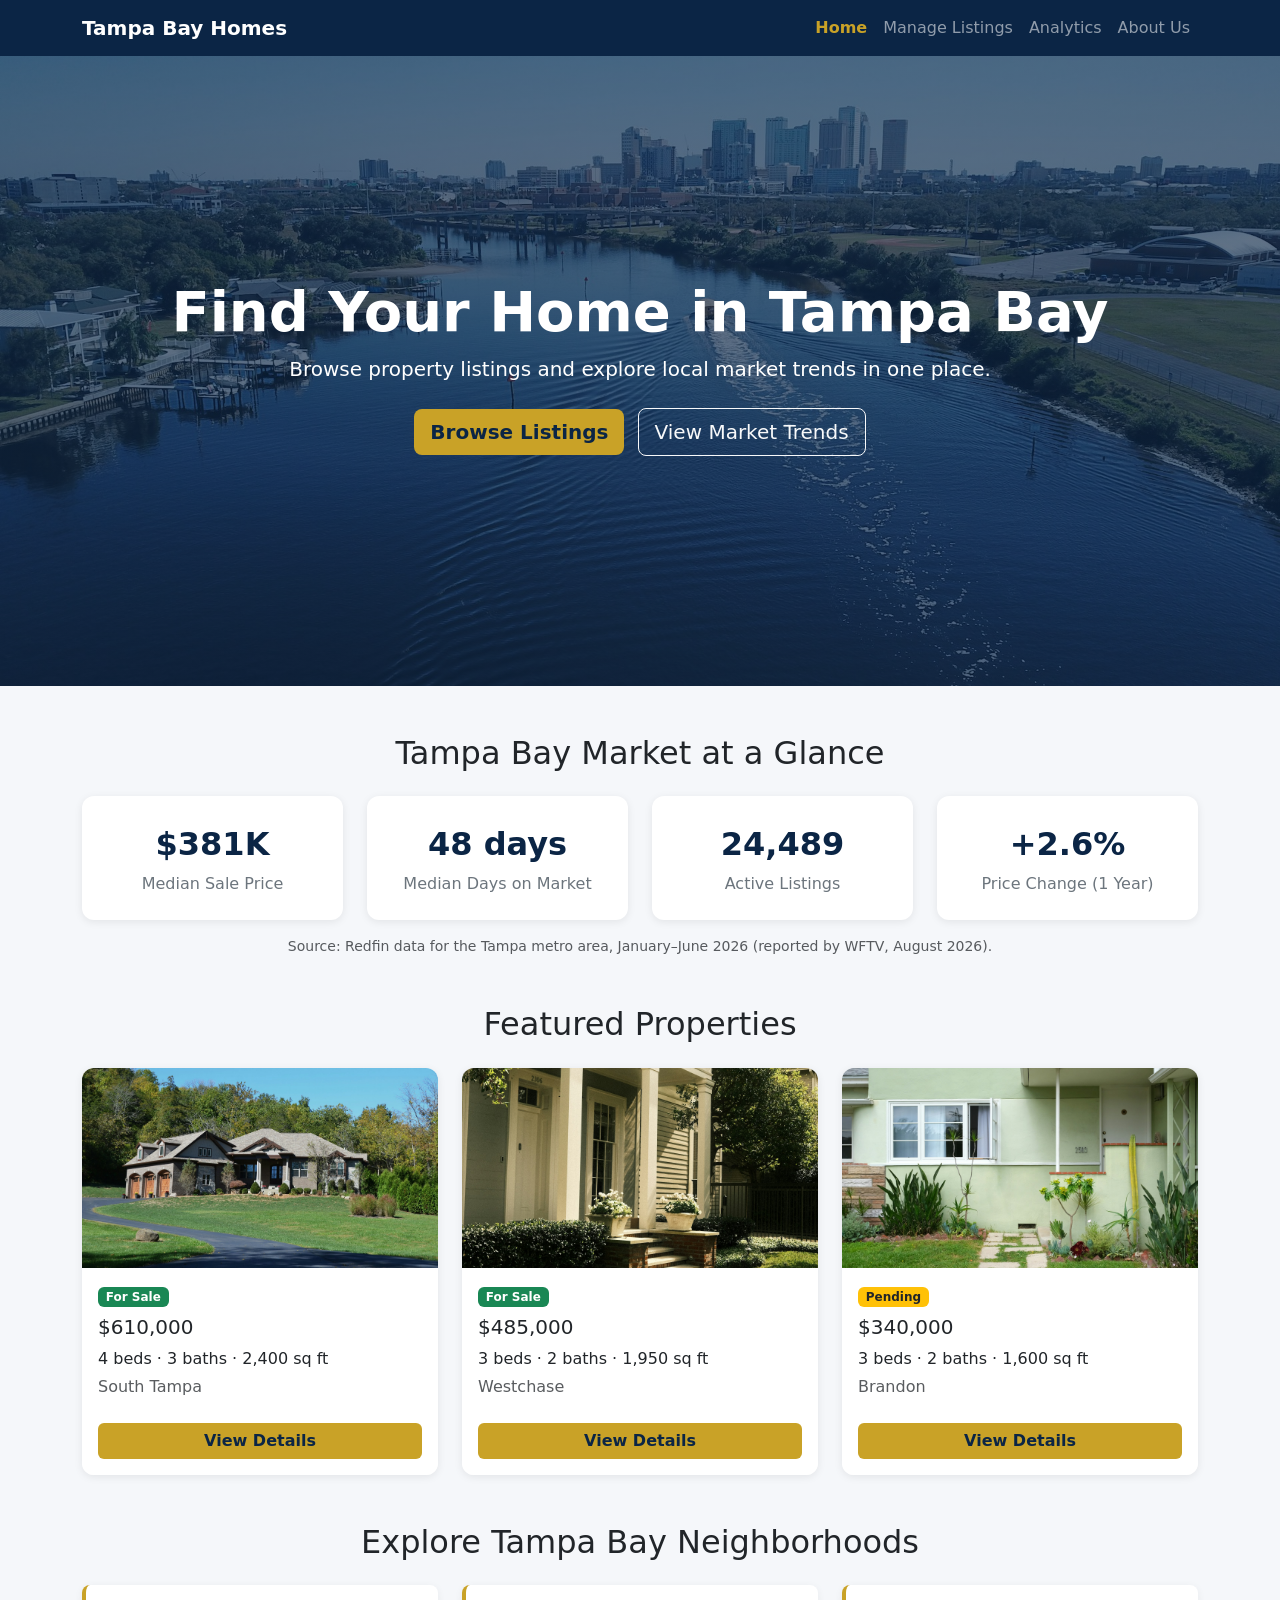
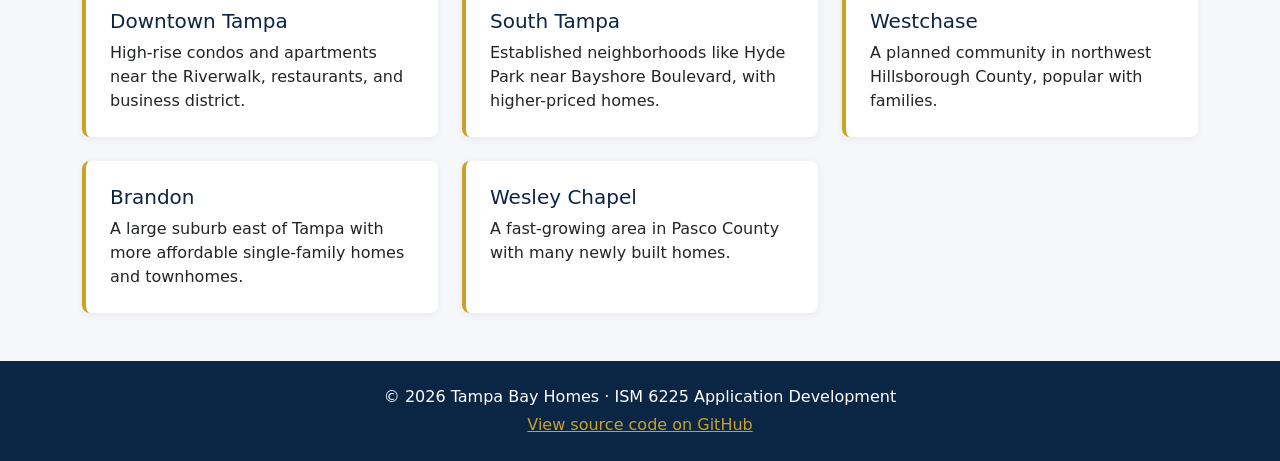
<file: index.html>
<!DOCTYPE html>
<html lang="en">
<head>
  <meta charset="UTF-8">
  <meta name="viewport" content="width=device-width, initial-scale=1.0">
  <title>Tampa Bay Homes | Home</title>
  <link href="https://cdn.jsdelivr.net/npm/bootstrap@5.3.3/dist/css/bootstrap.min.css" rel="stylesheet">
  <link rel="stylesheet" href="css/main.css">
</head>
<body>

  <!-- ===== NAVIGATION MENU (same on every page) ===== -->
  <nav class="navbar navbar-expand-lg navbar-dark bg-navy sticky-top">
    <div class="container">
      <a class="navbar-brand fw-bold" href="index.html">Tampa Bay Homes</a>
      <button class="navbar-toggler" type="button" data-bs-toggle="collapse" data-bs-target="#mainNav"
              aria-controls="mainNav" aria-expanded="false" aria-label="Toggle navigation">
        <span class="navbar-toggler-icon"></span>
      </button>
      <div class="collapse navbar-collapse" id="mainNav">
        <ul class="navbar-nav ms-auto">
          <li class="nav-item"><a class="nav-link active" aria-current="page" href="index.html">Home</a></li>
          <li class="nav-item"><a class="nav-link" href="listings.html">Manage Listings</a></li>
          <li class="nav-item"><a class="nav-link" href="analytics.html">Analytics</a></li>
          <li class="nav-item"><a class="nav-link" href="aboutus.html">About Us</a></li>
        </ul>
      </div>
    </div>
  </nav>

  <!-- ===== PAGE CONTENT ===== -->
  <main>
        <!-- ===== HERO BANNER ===== -->
    <section class="hero d-flex align-items-center text-white">
      <div class="container text-center">
        <h1 class="display-4 fw-bold">Find Your Home in Tampa Bay</h1>
        <p class="lead mb-4">Browse property listings and explore local market trends in one place.</p>
        <a href="listings.html" class="btn btn-gold btn-lg me-2 mb-2">Browse Listings</a>
        <a href="analytics.html" class="btn btn-outline-light btn-lg mb-2">View Market Trends</a>
      </div>
    </section>

    <!-- ===== QUICK STATS ===== -->
    <section class="container my-5">
      <h2 class="text-center mb-4">Tampa Bay Market at a Glance</h2>
      <div class="row g-4 text-center">
        <div class="col-6 col-md-3">
          <div class="stat-card p-4 h-100">
            <p class="stat-value">$381K</p>
            <p class="stat-label">Median Sale Price</p>
          </div>
        </div>
        <div class="col-6 col-md-3">
          <div class="stat-card p-4 h-100">
            <p class="stat-value">48 days</p>
            <p class="stat-label">Median Days on Market</p>
          </div>
        </div>
        <div class="col-6 col-md-3">
          <div class="stat-card p-4 h-100">
            <p class="stat-value">24,489</p>
            <p class="stat-label">Active Listings</p>
          </div>
        </div>
        <div class="col-6 col-md-3">
          <div class="stat-card p-4 h-100">
            <p class="stat-value">+2.6%</p>
            <p class="stat-label">Price Change (1 Year)</p>
          </div>
        </div>
      </div>
      <p class="text-center text-muted small mt-3">
        Source: Redfin data for the Tampa metro area, January–June 2026 (reported by WFTV, August 2026).
      </p>
    </section>
        <!-- ===== FEATURED PROPERTIES ===== -->
    <section class="container my-5">
      <h2 class="text-center mb-4">Featured Properties</h2>
      <div class="row g-4">
        <div class="col-md-4">
          <div class="card property-card h-100">
            <img src="img/house1.jpg" class="card-img-top" alt="Two-story home in South Tampa" loading="lazy">
            <div class="card-body">
              <span class="badge bg-success mb-2">For Sale</span>
              <h5 class="card-title">$610,000</h5>
              <p class="card-text mb-1">4 beds · 3 baths · 2,400 sq ft</p>
              <p class="card-text text-muted">South Tampa</p>
            </div>
            <div class="card-footer bg-white border-0 pb-3">
              <a href="listings.html" class="btn btn-gold w-100">View Details</a>
            </div>
          </div>
        </div>
        <div class="col-md-4">
          <div class="card property-card h-100">
            <img src="img/house2.jpg" class="card-img-top" alt="Single-family home in Westchase" loading="lazy">
            <div class="card-body">
              <span class="badge bg-success mb-2">For Sale</span>
              <h5 class="card-title">$485,000</h5>
              <p class="card-text mb-1">3 beds · 2 baths · 1,950 sq ft</p>
              <p class="card-text text-muted">Westchase</p>
            </div>
            <div class="card-footer bg-white border-0 pb-3">
              <a href="listings.html" class="btn btn-gold w-100">View Details</a>
            </div>
          </div>
        </div>
        <div class="col-md-4">
          <div class="card property-card h-100">
            <img src="img/house3.jpg" class="card-img-top" alt="Townhome in Brandon" loading="lazy">
            <div class="card-body">
              <span class="badge bg-warning text-dark mb-2">Pending</span>
              <h5 class="card-title">$340,000</h5>
              <p class="card-text mb-1">3 beds · 2 baths · 1,600 sq ft</p>
              <p class="card-text text-muted">Brandon</p>
            </div>
            <div class="card-footer bg-white border-0 pb-3">
              <a href="listings.html" class="btn btn-gold w-100">View Details</a>
            </div>
          </div>
        </div>
      </div>
    </section>

    <!-- ===== NEIGHBORHOODS ===== -->
    <section class="container my-5">
      <h2 class="text-center mb-4">Explore Tampa Bay Neighborhoods</h2>
      <div class="row g-4">
        <div class="col-md-6 col-lg-4">
          <div class="area-card p-4 h-100">
            <h5>Downtown Tampa</h5>
            <p class="mb-0">High-rise condos and apartments near the Riverwalk, restaurants, and business district.</p>
          </div>
        </div>
        <div class="col-md-6 col-lg-4">
          <div class="area-card p-4 h-100">
            <h5>South Tampa</h5>
            <p class="mb-0">Established neighborhoods like Hyde Park near Bayshore Boulevard, with higher-priced homes.</p>
          </div>
        </div>
        <div class="col-md-6 col-lg-4">
          <div class="area-card p-4 h-100">
            <h5>Westchase</h5>
            <p class="mb-0">A planned community in northwest Hillsborough County, popular with families.</p>
          </div>
        </div>
        <div class="col-md-6 col-lg-4">
          <div class="area-card p-4 h-100">
            <h5>Brandon</h5>
            <p class="mb-0">A large suburb east of Tampa with more affordable single-family homes and townhomes.</p>
          </div>
        </div>
        <div class="col-md-6 col-lg-4">
          <div class="area-card p-4 h-100">
            <h5>Wesley Chapel</h5>
            <p class="mb-0">A fast-growing area in Pasco County with many newly built homes.</p>
          </div>
        </div>
      </div>
    </section>
  </main>

  <!-- ===== FOOTER (same on every page) ===== -->
  <footer class="site-footer py-4 mt-5">
    <div class="container text-center">
      <p class="mb-1">&copy; 2026 Tampa Bay Homes &middot; ISM 6225 Application Development</p>
      <a href="https://github.com/Vamsi549506/real-estate-website" target="_blank" rel="noopener">View source code on GitHub</a>
    </div>
  </footer>

  <script src="https://cdn.jsdelivr.net/npm/bootstrap@5.3.3/dist/js/bootstrap.bundle.min.js"></script>
</body>
</html>
</file>
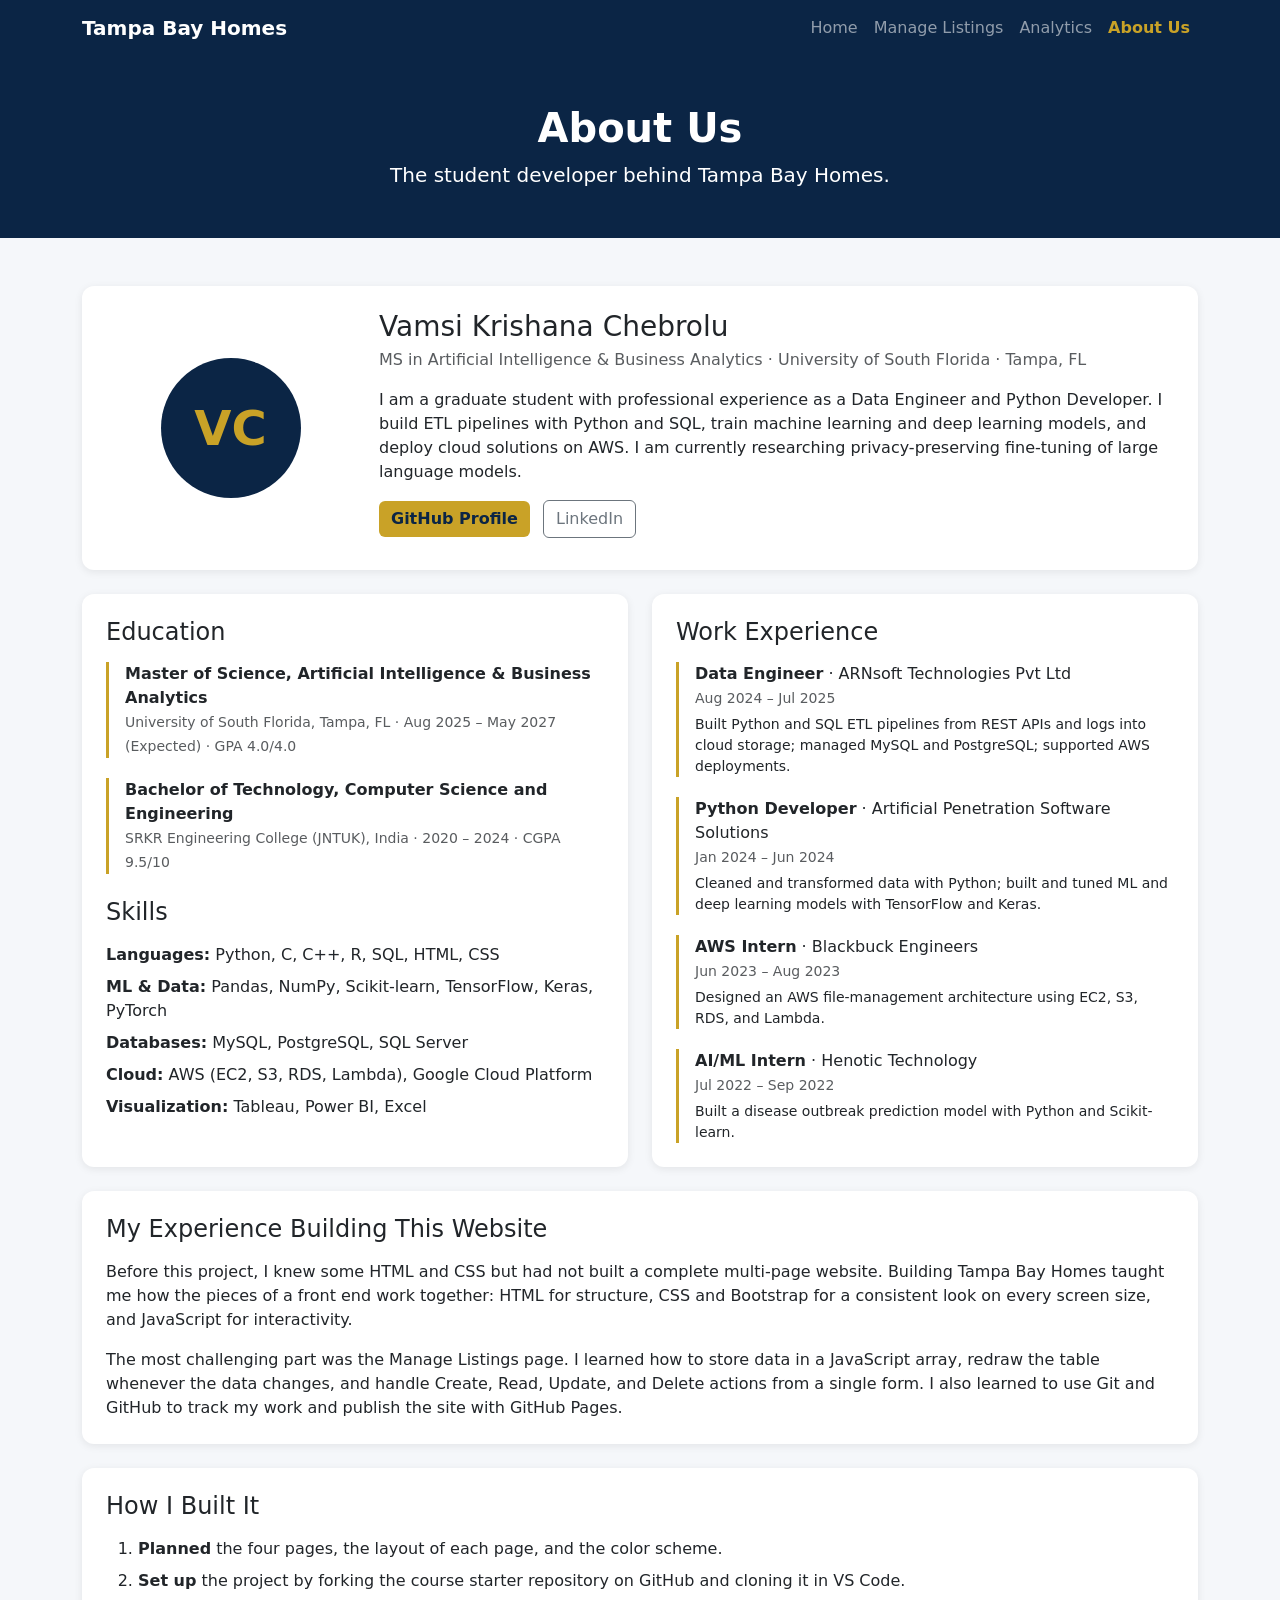
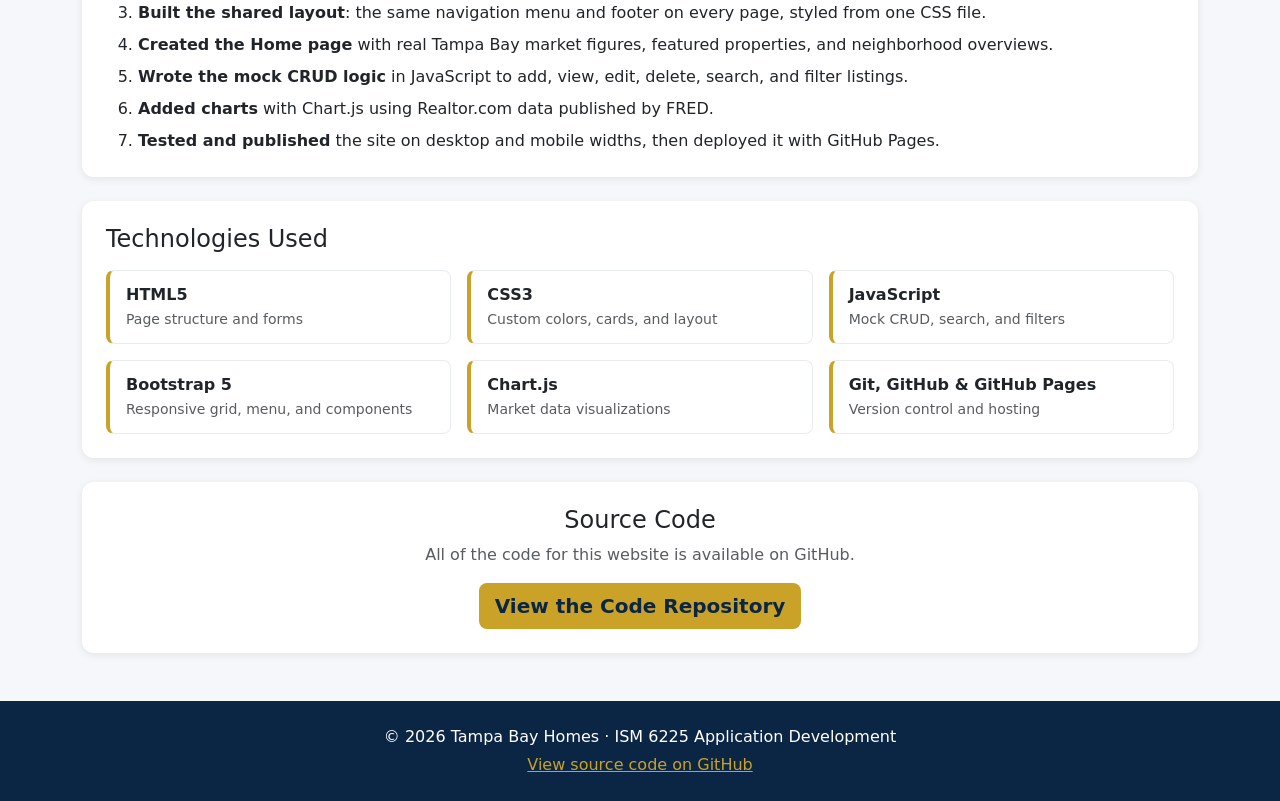
<file: aboutus.html>
<!DOCTYPE html>
<html lang="en">
<head>
  <meta charset="UTF-8">
  <meta name="viewport" content="width=device-width, initial-scale=1.0">
  <title>Tampa Bay Homes | About Us</title>
  <link href="https://cdn.jsdelivr.net/npm/bootstrap@5.3.3/dist/css/bootstrap.min.css" rel="stylesheet">
  <link rel="stylesheet" href="css/main.css">
</head>
<body>

  <!-- ===== NAVIGATION MENU (same on every page) ===== -->
  <nav class="navbar navbar-expand-lg navbar-dark bg-navy sticky-top">
    <div class="container">
      <a class="navbar-brand fw-bold" href="index.html">Tampa Bay Homes</a>
      <button class="navbar-toggler" type="button" data-bs-toggle="collapse" data-bs-target="#mainNav"
              aria-controls="mainNav" aria-expanded="false" aria-label="Toggle navigation">
        <span class="navbar-toggler-icon"></span>
      </button>
      <div class="collapse navbar-collapse" id="mainNav">
        <ul class="navbar-nav ms-auto">
          <li class="nav-item"><a class="nav-link" href="index.html">Home</a></li>
          <li class="nav-item"><a class="nav-link" href="listings.html">Manage Listings</a></li>
          <li class="nav-item"><a class="nav-link" href="analytics.html">Analytics</a></li>
          <li class="nav-item"><a class="nav-link active" aria-current="page" href="aboutus.html">About Us</a></li>
        </ul>
      </div>
    </div>
  </nav>

  <!-- ===== PAGE HEADER ===== -->
  <header class="page-header text-white text-center py-5">
    <div class="container">
      <h1 class="fw-bold">About Us</h1>
      <p class="lead mb-0">The student developer behind Tampa Bay Homes.</p>
    </div>
  </header>

  <main class="container my-5">

    <!-- ===== PROFILE ===== -->
    <section class="panel p-4 mb-4">
      <div class="row g-4 align-items-center">
        <div class="col-md-3 text-center">
          <div class="avatar mx-auto">VC</div>
        </div>
        <div class="col-md-9">
          <h2 class="h3 mb-1">Vamsi Krishana Chebrolu</h2>
          <p class="text-muted mb-3">MS in Artificial Intelligence &amp; Business Analytics · University of South Florida · Tampa, FL</p>
          <p>
            I am a graduate student with professional experience as a Data Engineer and Python Developer.
            I build ETL pipelines with Python and SQL, train machine learning and deep learning models, and deploy
            cloud solutions on AWS. I am currently researching privacy-preserving fine-tuning of large language models.
          </p>
          <a href="https://github.com/Vamsi549506" class="btn btn-gold me-2 mb-2" target="_blank" rel="noopener">GitHub Profile</a>
          <a href="www.linkedin.com/in/vamsikrishna999" class="btn btn-outline-secondary mb-2" target="_blank" rel="noopener">LinkedIn</a>
        </div>
      </div>
    </section>

    <!-- ===== EDUCATION, EXPERIENCE, SKILLS ===== -->
    <div class="row g-4 mb-4">
      <div class="col-lg-6">
        <section class="panel p-4 h-100">
          <h2 class="h4 mb-3">Education</h2>
          <div class="timeline-item">
            <strong>Master of Science, Artificial Intelligence &amp; Business Analytics</strong><br>
            <span class="text-muted small">University of South Florida, Tampa, FL · Aug 2025 – May 2027 (Expected) · GPA 4.0/4.0</span>
          </div>
          <div class="timeline-item mb-0">
            <strong>Bachelor of Technology, Computer Science and Engineering</strong><br>
            <span class="text-muted small">SRKR Engineering College (JNTUK), India · 2020 – 2024 · CGPA 9.5/10</span>
          </div>

          <h2 class="h4 mt-4 mb-3">Skills</h2>
          <p class="mb-2"><strong>Languages:</strong> Python, C, C++, R, SQL, HTML, CSS</p>
          <p class="mb-2"><strong>ML &amp; Data:</strong> Pandas, NumPy, Scikit-learn, TensorFlow, Keras, PyTorch</p>
          <p class="mb-2"><strong>Databases:</strong> MySQL, PostgreSQL, SQL Server</p>
          <p class="mb-2"><strong>Cloud:</strong> AWS (EC2, S3, RDS, Lambda), Google Cloud Platform</p>
          <p class="mb-0"><strong>Visualization:</strong> Tableau, Power BI, Excel</p>
        </section>
      </div>
      <div class="col-lg-6">
        <section class="panel p-4 h-100">
          <h2 class="h4 mb-3">Work Experience</h2>
          <div class="timeline-item">
            <strong>Data Engineer</strong> · ARNsoft Technologies Pvt Ltd<br>
            <span class="text-muted small">Aug 2024 – Jul 2025</span>
            <p class="small mb-0 mt-1">Built Python and SQL ETL pipelines from REST APIs and logs into cloud storage; managed MySQL and PostgreSQL; supported AWS deployments.</p>
          </div>
          <div class="timeline-item">
            <strong>Python Developer</strong> · Artificial Penetration Software Solutions<br>
            <span class="text-muted small">Jan 2024 – Jun 2024</span>
            <p class="small mb-0 mt-1">Cleaned and transformed data with Python; built and tuned ML and deep learning models with TensorFlow and Keras.</p>
          </div>
          <div class="timeline-item">
            <strong>AWS Intern</strong> · Blackbuck Engineers<br>
            <span class="text-muted small">Jun 2023 – Aug 2023</span>
            <p class="small mb-0 mt-1">Designed an AWS file-management architecture using EC2, S3, RDS, and Lambda.</p>
          </div>
          <div class="timeline-item mb-0">
            <strong>AI/ML Intern</strong> · Henotic Technology<br>
            <span class="text-muted small">Jul 2022 – Sep 2022</span>
            <p class="small mb-0 mt-1">Built a disease outbreak prediction model with Python and Scikit-learn.</p>
          </div>
        </section>
      </div>
    </div>

    <!-- ===== EXPERIENCE BUILDING THE SITE ===== -->
    <section class="panel p-4 mb-4">
      <h2 class="h4 mb-3">My Experience Building This Website</h2>
      <p>
        Before this project, I knew some HTML and CSS but had not built a complete multi-page website.
        Building Tampa Bay Homes taught me how the pieces of a front end work together: HTML for structure,
        CSS and Bootstrap for a consistent look on every screen size, and JavaScript for interactivity.
      </p>
      <p class="mb-0">
        The most challenging part was the Manage Listings page. I learned how to store data in a JavaScript
        array, redraw the table whenever the data changes, and handle Create, Read, Update, and Delete actions
        from a single form. I also learned to use Git and GitHub to track my work and publish the site with GitHub Pages.
      </p>
    </section>

    <!-- ===== HOW IT WAS BUILT ===== -->
    <section class="panel p-4 mb-4">
      <h2 class="h4 mb-3">How I Built It</h2>
      <ol class="mb-0">
        <li class="mb-2"><strong>Planned</strong> the four pages, the layout of each page, and the color scheme.</li>
        <li class="mb-2"><strong>Set up</strong> the project by forking the course starter repository on GitHub and cloning it in VS Code.</li>
        <li class="mb-2"><strong>Built the shared layout</strong>: the same navigation menu and footer on every page, styled from one CSS file.</li>
        <li class="mb-2"><strong>Created the Home page</strong> with real Tampa Bay market figures, featured properties, and neighborhood overviews.</li>
        <li class="mb-2"><strong>Wrote the mock CRUD logic</strong> in JavaScript to add, view, edit, delete, search, and filter listings.</li>
        <li class="mb-2"><strong>Added charts</strong> with Chart.js using Realtor.com data published by FRED.</li>
        <li><strong>Tested and published</strong> the site on desktop and mobile widths, then deployed it with GitHub Pages.</li>
      </ol>
    </section>

    <!-- ===== TECHNOLOGIES ===== -->
    <section class="panel p-4 mb-4">
      <h2 class="h4 mb-3">Technologies Used</h2>
      <div class="row g-3">
        <div class="col-sm-6 col-lg-4"><div class="tech-item"><strong>HTML5</strong><br><span class="text-muted small">Page structure and forms</span></div></div>
        <div class="col-sm-6 col-lg-4"><div class="tech-item"><strong>CSS3</strong><br><span class="text-muted small">Custom colors, cards, and layout</span></div></div>
        <div class="col-sm-6 col-lg-4"><div class="tech-item"><strong>JavaScript</strong><br><span class="text-muted small">Mock CRUD, search, and filters</span></div></div>
        <div class="col-sm-6 col-lg-4"><div class="tech-item"><strong>Bootstrap 5</strong><br><span class="text-muted small">Responsive grid, menu, and components</span></div></div>
        <div class="col-sm-6 col-lg-4"><div class="tech-item"><strong>Chart.js</strong><br><span class="text-muted small">Market data visualizations</span></div></div>
        <div class="col-sm-6 col-lg-4"><div class="tech-item"><strong>Git, GitHub &amp; GitHub Pages</strong><br><span class="text-muted small">Version control and hosting</span></div></div>
      </div>
    </section>

    <!-- ===== SOURCE CODE ===== -->
    <section class="panel p-4 text-center">
      <h2 class="h4 mb-2">Source Code</h2>
      <p class="text-muted">All of the code for this website is available on GitHub.</p>
      <a href="https://github.com/Vamsi549506/real-estate-website" class="btn btn-gold btn-lg" target="_blank" rel="noopener">View the Code Repository</a>
    </section>

  </main>

  <!-- ===== FOOTER (same on every page) ===== -->
  <footer class="site-footer py-4 mt-5">
    <div class="container text-center">
      <p class="mb-1">&copy; 2026 Tampa Bay Homes &middot; ISM 6225 Application Development</p>
      <a href="https://github.com/Vamsi549506/real-estate-website" target="_blank" rel="noopener">View source code on GitHub</a>
    </div>
  </footer>

  <script src="https://cdn.jsdelivr.net/npm/bootstrap@5.3.3/dist/js/bootstrap.bundle.min.js"></script>
</body>
</html>
</file>
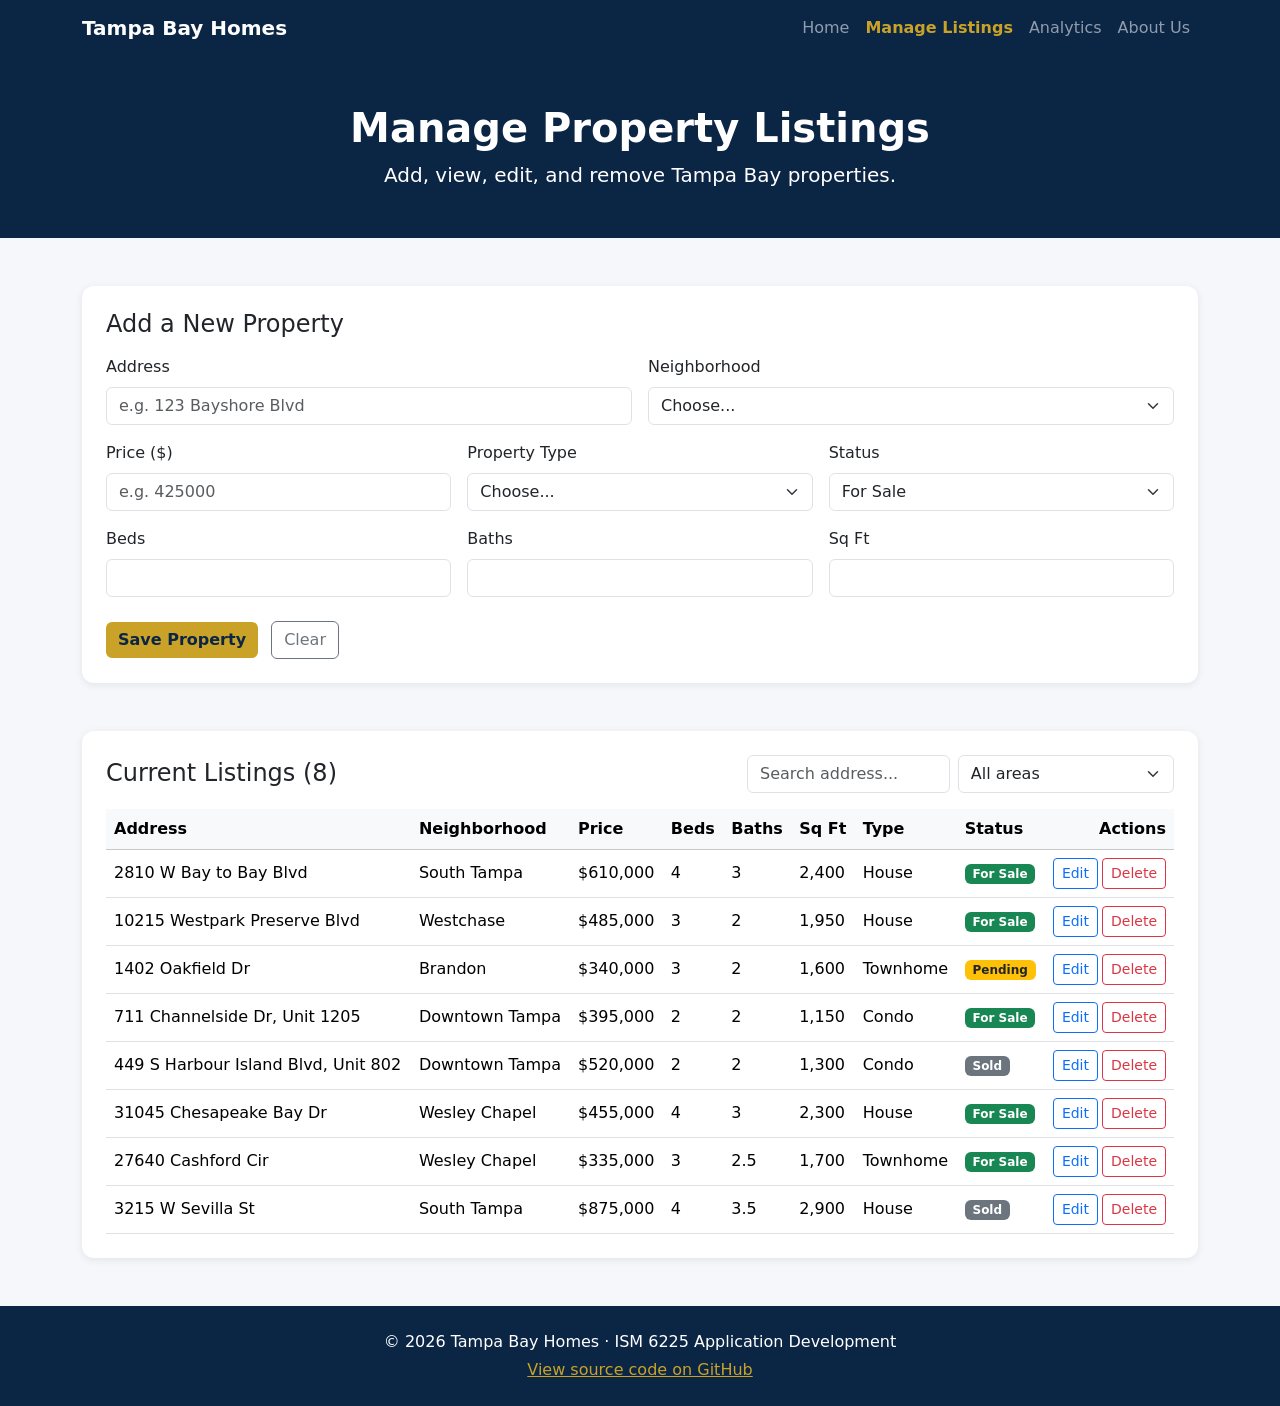
<file: listings.html>
<!DOCTYPE html>
<html lang="en">
<head>
  <meta charset="UTF-8">
  <meta name="viewport" content="width=device-width, initial-scale=1.0">
  <title>Tampa Bay Homes | Manage Listings</title>
  <link href="https://cdn.jsdelivr.net/npm/bootstrap@5.3.3/dist/css/bootstrap.min.css" rel="stylesheet">
  <link rel="stylesheet" href="css/main.css">
</head>
<body>

  <!-- ===== NAVIGATION MENU (same on every page) ===== -->
  <nav class="navbar navbar-expand-lg navbar-dark bg-navy sticky-top">
    <div class="container">
      <a class="navbar-brand fw-bold" href="index.html">Tampa Bay Homes</a>
      <button class="navbar-toggler" type="button" data-bs-toggle="collapse" data-bs-target="#mainNav"
              aria-controls="mainNav" aria-expanded="false" aria-label="Toggle navigation">
        <span class="navbar-toggler-icon"></span>
      </button>
      <div class="collapse navbar-collapse" id="mainNav">
        <ul class="navbar-nav ms-auto">
          <li class="nav-item"><a class="nav-link" href="index.html">Home</a></li>
          <li class="nav-item"><a class="nav-link active" aria-current="page" href="listings.html">Manage Listings</a></li>
          <li class="nav-item"><a class="nav-link" href="analytics.html">Analytics</a></li>
          <li class="nav-item"><a class="nav-link" href="aboutus.html">About Us</a></li>
        </ul>
      </div>
    </div>
  </nav>

  <!-- ===== PAGE HEADER ===== -->
  <header class="page-header text-white text-center py-5">
    <div class="container">
      <h1 class="fw-bold">Manage Property Listings</h1>
      <p class="lead mb-0">Add, view, edit, and remove Tampa Bay properties.</p>
    </div>
  </header>

  <main class="container my-5">

    <!-- ===== FORM: Create / Update ===== -->
    <section class="panel p-4 mb-5">
      <h2 class="h4 mb-3" id="formTitle">Add a New Property</h2>
      <div id="message"></div>

      <form id="listingForm">
        <input type="hidden" id="editId">
        <div class="row g-3">
          <div class="col-md-6">
            <label for="address" class="form-label">Address</label>
            <input type="text" class="form-control" id="address" placeholder="e.g. 123 Bayshore Blvd" required>
          </div>
          <div class="col-md-6">
            <label for="neighborhood" class="form-label">Neighborhood</label>
            <select class="form-select" id="neighborhood" required>
              <option value="">Choose...</option>
              <option>Downtown Tampa</option>
              <option>South Tampa</option>
              <option>Westchase</option>
              <option>Brandon</option>
              <option>Wesley Chapel</option>
            </select>
          </div>
          <div class="col-md-4">
            <label for="price" class="form-label">Price ($)</label>
            <input type="number" class="form-control" id="price" min="10000" step="1000" placeholder="e.g. 425000" required>
          </div>
          <div class="col-md-4">
            <label for="type" class="form-label">Property Type</label>
            <select class="form-select" id="type" required>
              <option value="">Choose...</option>
              <option>House</option>
              <option>Condo</option>
              <option>Townhome</option>
            </select>
          </div>
          <div class="col-md-4">
            <label for="status" class="form-label">Status</label>
            <select class="form-select" id="status" required>
              <option>For Sale</option>
              <option>Pending</option>
              <option>Sold</option>
            </select>
          </div>
          <div class="col-4">
            <label for="beds" class="form-label">Beds</label>
            <input type="number" class="form-control" id="beds" min="0" max="10" required>
          </div>
          <div class="col-4">
            <label for="baths" class="form-label">Baths</label>
            <input type="number" class="form-control" id="baths" min="0" max="10" step="0.5" required>
          </div>
          <div class="col-4">
            <label for="sqft" class="form-label">Sq Ft</label>
            <input type="number" class="form-control" id="sqft" min="200" required>
          </div>
        </div>

        <div class="mt-4">
          <button type="submit" class="btn btn-gold" id="saveBtn">Save Property</button>
          <button type="button" class="btn btn-outline-secondary ms-2" id="clearBtn">Clear</button>
        </div>
      </form>
    </section>

    <!-- ===== TABLE: Read / Search ===== -->
    <section class="panel p-4">
      <div class="d-flex flex-wrap justify-content-between align-items-center gap-2 mb-3">
        <h2 class="h4 mb-0">Current Listings (<span id="count">0</span>)</h2>
        <div class="d-flex gap-2">
          <input type="search" class="form-control" id="searchBox" placeholder="Search address...">
          <select class="form-select" id="filterArea">
            <option value="">All areas</option>
            <option>Downtown Tampa</option>
            <option>South Tampa</option>
            <option>Westchase</option>
            <option>Brandon</option>
            <option>Wesley Chapel</option>
          </select>
        </div>
      </div>

      <div class="table-responsive">
        <table class="table table-hover align-middle mb-0">
          <thead class="table-light">
            <tr>
              <th>Address</th>
              <th>Neighborhood</th>
              <th>Price</th>
              <th>Beds</th>
              <th>Baths</th>
              <th>Sq Ft</th>
              <th>Type</th>
              <th>Status</th>
              <th class="text-end">Actions</th>
            </tr>
          </thead>
          <tbody id="listingTable">
            <!-- Rows are added here by js/listings.js -->
          </tbody>
        </table>
      </div>
    </section>

  </main>

  <!-- ===== FOOTER (same on every page) ===== -->
  <footer class="site-footer py-4 mt-5">
    <div class="container text-center">
      <p class="mb-1">&copy; 2026 Tampa Bay Homes &middot; ISM 6225 Application Development</p>
      <a href="https://github.com/Vamsi549506/real-estate-website" target="_blank" rel="noopener">View source code on GitHub</a>
    </div>
  </footer>

  <script src="https://cdn.jsdelivr.net/npm/bootstrap@5.3.3/dist/js/bootstrap.bundle.min.js"></script>
  <script src="js/listings.js"></script>
</body>
</html>
</file>
<file: css/main.css>
/* ===== Color variables (change once, updates the whole site) ===== */
:root {
  --navy: #0b2545;
  --gold: #c9a227;
  --light-bg: #f5f7fa;
}

body {
  background-color: var(--light-bg);
}

/* Menu bar */
.bg-navy {
  background-color: var(--navy);
}
.navbar .nav-link.active {
  color: var(--gold) !important;
  font-weight: 600;
}

/* Footer */
.site-footer {
  background-color: var(--navy);
  color: #ffffff;
}
.site-footer a {
  color: var(--gold);
}

/* ===== Hero banner ===== */
.hero {
  min-height: 70vh;
  background-color: var(--navy);
  background-image: linear-gradient(rgba(11, 37, 69, 0.65), rgba(11, 37, 69, 0.65)),
                    url('../img/hero.jpg');
  background-size: cover;
  background-position: center;
}

/* Gold button */
.btn-gold {
  background-color: var(--gold);
  color: var(--navy);
  font-weight: 600;
  border: none;
}
.btn-gold:hover {
  background-color: #b08d1f;
  color: #ffffff;
}

/* ===== Quick stat boxes ===== */
.stat-card {
  background-color: #ffffff;
  border-radius: 12px;
  box-shadow: 0 2px 8px rgba(0, 0, 0, 0.08);
}
.stat-value {
  font-size: 2rem;
  font-weight: 700;
  color: var(--navy);
  margin-bottom: 0.25rem;
}
.stat-label {
  color: #6c757d;
  margin-bottom: 0;
}
/* ===== Featured property cards ===== */
.property-card {
  border: none;
  border-radius: 12px;
  overflow: hidden;
  box-shadow: 0 2px 8px rgba(0, 0, 0, 0.08);
  transition: transform 0.2s ease, box-shadow 0.2s ease;
}
.property-card:hover {
  transform: translateY(-4px);
  box-shadow: 0 8px 20px rgba(0, 0, 0, 0.12);
}
.property-card img {
  height: 200px;
  object-fit: cover;
}

/* ===== Neighborhood boxes ===== */
.area-card {
  background-color: #ffffff;
  border-left: 4px solid var(--gold);
  border-radius: 8px;
  box-shadow: 0 2px 8px rgba(0, 0, 0, 0.06);
}
.area-card h5 {
  color: var(--navy);
}
/* ===== Inner page header (Listings, Analytics, About) ===== */
.page-header {
  background-color: var(--navy);
}

/* ===== White content panels ===== */
.panel {
  background-color: #ffffff;
  border-radius: 12px;
  box-shadow: 0 2px 8px rgba(0, 0, 0, 0.08);
}
/* ===== Chart containers ===== */
.chart-box {
  position: relative;
  height: 320px;
}
.timeline-item {
  border-left: 3px solid var(--gold);
  padding-left: 1rem;
  margin-bottom: 1.25rem;
}
/* ===== About Us ===== */
.avatar {
  width: 140px;
  height: 140px;
  border-radius: 50%;
  background-color: var(--navy);
  color: var(--gold);
  font-size: 3rem;
  font-weight: 700;
  display: flex;
  align-items: center;
  justify-content: center;
}
.tech-item {
  border: 1px solid #e9ecef;
  border-left: 4px solid var(--gold);
  border-radius: 8px;
  padding: 0.75rem 1rem;
  height: 100%;
}
.timeline-item {
  border-left: 3px solid var(--gold);
  padding-left: 1rem;
  margin-bottom: 1.25rem;
}
</file>
